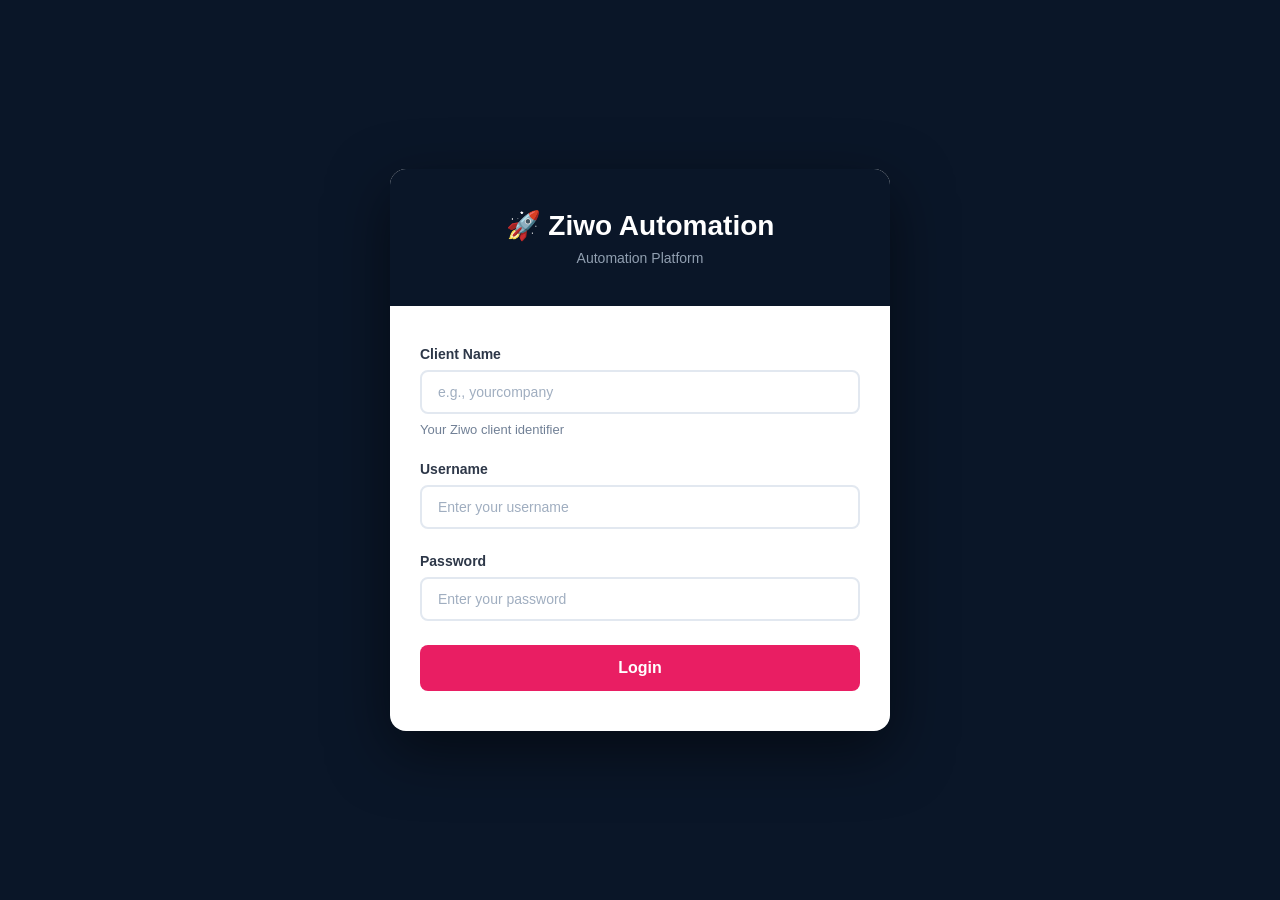
<file: admin-spa/index.html>
<!DOCTYPE html>
<html lang="en">
<head>
    <meta charset="UTF-8">
    <meta name="viewport" content="width=device-width, initial-scale=1.0">
    <title>Ziwo Automation Platform</title>
    <link rel="stylesheet" href="styles.css">
</head>
<body>
    <!-- Login Container -->
    <div class="container" id="loginContainer">
        <div class="header">
            <h1>🚀 Ziwo Automation</h1>
            <p>Automation Platform</p>
        </div>
        
        <div class="content">
            <form id="authForm">
                <div class="form-group">
                    <label for="clientName">Client Name</label>
                    <input 
                        type="text" 
                        id="clientName" 
                        name="clientName" 
                        placeholder="e.g., yourcompany"
                        required
                    >
                    <p class="info-text">Your Ziwo client identifier</p>
                </div>

                <div class="form-group">
                    <label for="username">Username</label>
                    <input 
                        type="text" 
                        id="username" 
                        name="username" 
                        placeholder="Enter your username"
                        required
                    >
                </div>

                <div class="form-group">
                    <label for="password">Password</label>
                    <input 
                        type="password" 
                        id="password" 
                        name="password" 
                        placeholder="Enter your password"
                        required
                    >
                </div>

                <button type="submit" class="btn" id="submitBtn">
                    Login
                </button>
            </form>

            <div id="result" class="result"></div>
        </div>
    </div>

    <!-- Dashboard Container -->
    <div class="container dashboard" id="dashboardContainer">
        <div class="header">
            <h1>🚀 Ziwo Automation</h1>
            <div class="user-info">
                <span class="welcome-text">Welcome, <strong id="displayUsername"></strong></span>
                <button class="logout-btn" id="logoutBtn">Logout</button>
            </div>
        </div>
        
        <div class="content">
            <h2 class="dashboard-title">Automation Tools</h2>
            <p class="dashboard-subtitle">Select a tool to get started</p>

            <div class="menu-grid">
                <a href="#" class="menu-item" id="agentsLink">
                    <div class="menu-icon">👥</div>
                    <h3>Agents List</h3>
                    <p>View and manage agents</p>
                </a>

                <a href="#" class="menu-item" id="numbersLink">
                    <div class="menu-icon">📞</div>
                    <h3>Numbers List</h3>
                    <p>View and manage numbers</p>
                </a>

                <a href="#" class="menu-item" id="queuesLink">
                    <div class="menu-icon">📋</div>
                    <h3>Queues List</h3>
                    <p>View and manage queues</p>
                </a>
            </div>
        </div>
    </div>

    <!-- Agents View Container -->
    <div class="container dashboard agents-view" id="agentsContainer">
        <div class="header">
            <h1>👥 Agents List</h1>
            <div class="user-info">
                <button class="back-btn" id="backToMenuBtn">← Back to Menu</button>
                <button class="logout-btn" id="logoutBtn2">Logout</button>
            </div>
        </div>
        
        <div class="content">
            <div class="action-bar">
                <div class="info-section">
                    <span id="agentsCount">Loading...</span>
                </div>
                <button class="btn download-btn" id="downloadAgentsBtn">
                    📥 Download CSV
                </button>
            </div>

            <div id="agentsTableContainer">
                <div class="loading-spinner">
                    <div class="loader"></div>
                    <p>Loading agents...</p>
                </div>
            </div>

            <div class="pagination" id="paginationControls" style="display: none;">
                <button class="pagination-btn" id="prevPageBtn">← Previous</button>
                <span class="page-info" id="pageInfo">Page 1</span>
                <button class="pagination-btn" id="nextPageBtn">Next →</button>
            </div>
        </div>
    </div>

    <script type="module" src="app.js"></script>
</body>
</html>
</file>
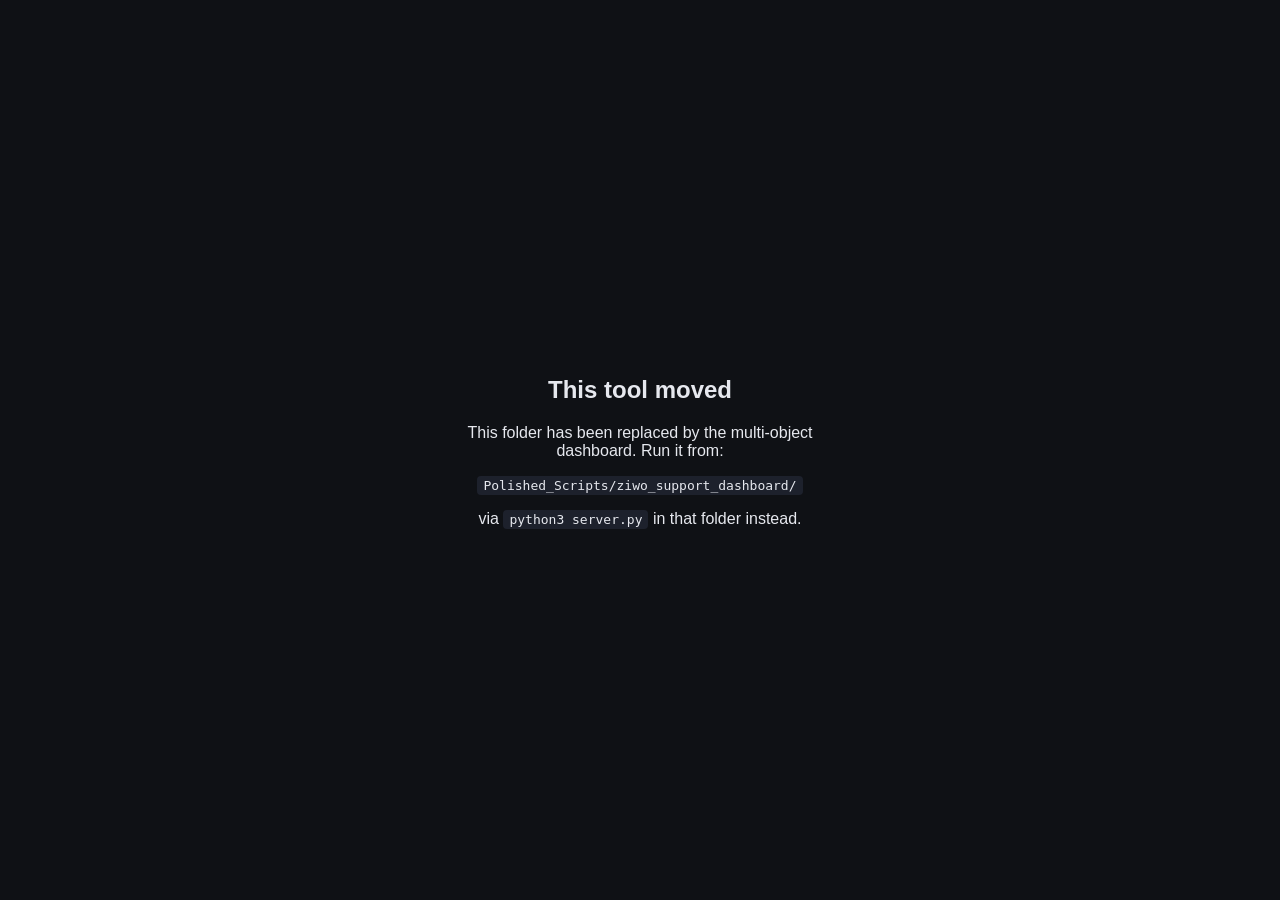
<file: agents-dashboard/index.html>
<!DOCTYPE html>
<html lang="en">
<head>
<meta charset="UTF-8">
<title>Moved</title>
<style>
  body { font-family: -apple-system, sans-serif; background: #0f1115; color: #e6e8ee; display: flex; align-items: center; justify-content: center; height: 100vh; margin: 0; }
  .box { text-align: center; max-width: 420px; padding: 24px; }
  code { background: #1d212c; padding: 2px 6px; border-radius: 4px; }
</style>
</head>
<body>
<div class="box">
    <h2>This tool moved</h2>
    <p>This folder has been replaced by the multi-object dashboard. Run it from:</p>
    <p><code>Polished_Scripts/ziwo_support_dashboard/</code></p>
    <p>via <code>python3 server.py</code> in that folder instead.</p>
</div>
</body>
</html>
</file>
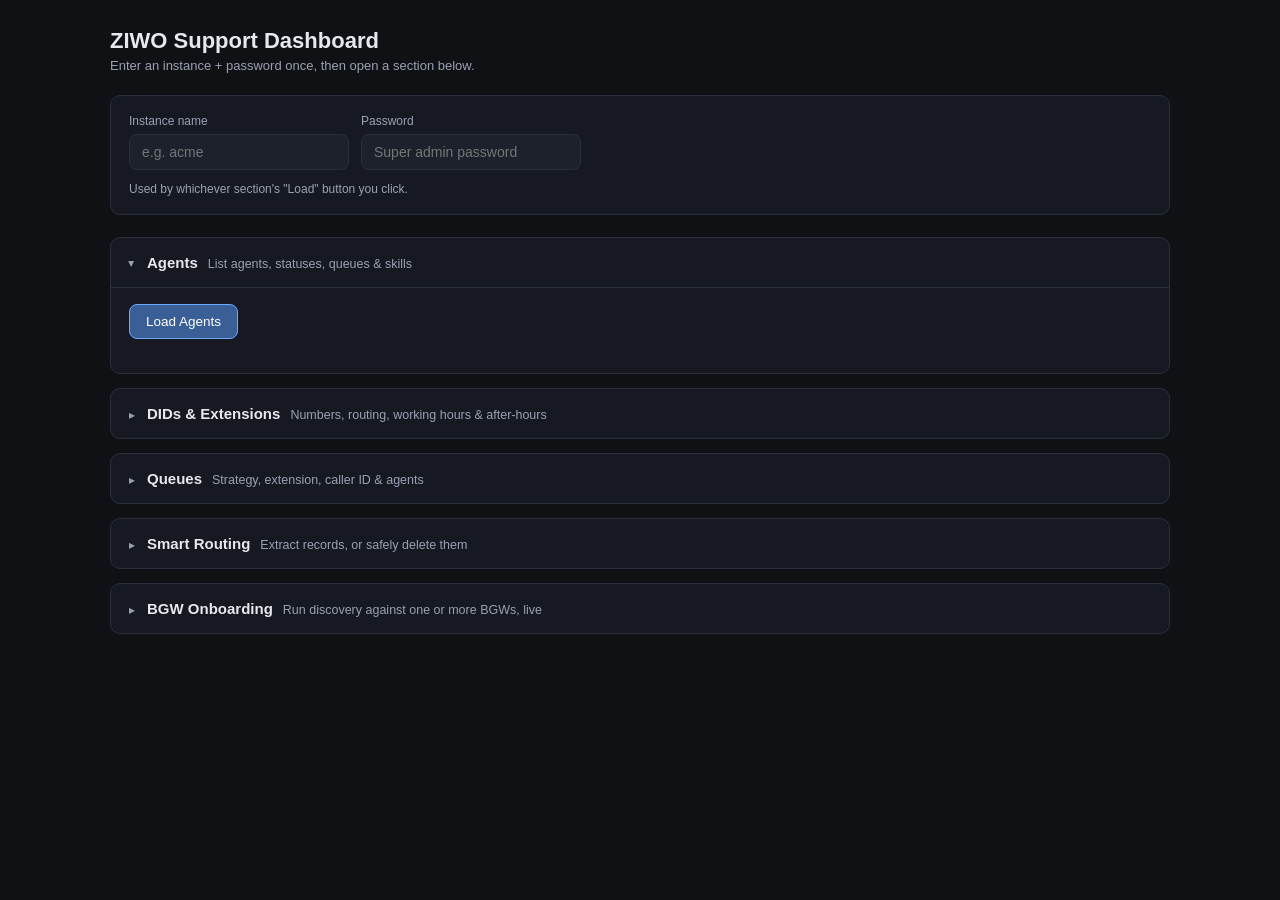
<file: support-dashboard/index.html>
<!DOCTYPE html>
<html lang="en">
<head>
<meta charset="UTF-8">
<meta name="viewport" content="width=device-width, initial-scale=1.0">
<title>ZIWO Support Dashboard</title>
<link rel="stylesheet" href="styles.css">
</head>
<body>
<div class="wrap">
    <header class="top">
        <div>
            <h1>ZIWO Support Dashboard</h1>
            <div class="subtitle">Enter an instance + password once, then open a section below.</div>
        </div>
    </header>

    <form id="loginForm" class="login-card">
        <div class="field">
            <label for="instance">Instance name</label>
            <input id="instance" type="text" placeholder="e.g. acme" autocomplete="off" required>
        </div>
        <div class="field">
            <label for="password">Password</label>
            <input id="password" type="password" placeholder="Super admin password" required>
        </div>
        <p class="info-text">Used by whichever section's "Load" button you click.</p>
    </form>

    <!-- ================= AGENTS ================= -->
    <details class="obj-section" data-type="agents" open>
        <summary>
            <span class="section-title">Agents</span>
            <span class="section-hint">List agents, statuses, queues &amp; skills</span>
        </summary>
        <div class="section-body">
            <div class="section-actions">
                <button class="load-btn">Load Agents</button>
            </div>
            <p class="status"></p>
            <div class="results-bar" style="display:none;">
                <input class="search-box" type="text" placeholder="Filter&hellip;">
                <span class="count-label"></span>
                <button class="download-btn">Download CSV</button>
            </div>
            <div class="table-wrap"></div>
        </div>
    </details>

    <!-- ================= DIDs & EXTENSIONS ================= -->
    <details class="obj-section" data-type="numbers">
        <summary>
            <span class="section-title">DIDs &amp; Extensions</span>
            <span class="section-hint">Numbers, routing, working hours &amp; after-hours</span>
        </summary>
        <div class="section-body">
            <div class="section-actions">
                <button class="load-btn">Load DIDs &amp; Extensions</button>
            </div>
            <p class="status"></p>
            <div class="results-bar" style="display:none;">
                <input class="search-box" type="text" placeholder="Filter&hellip;">
                <span class="count-label"></span>
                <button class="download-btn">Download CSV</button>
            </div>
            <div class="table-wrap"></div>
        </div>
    </details>

    <!-- ================= QUEUES ================= -->
    <details class="obj-section" data-type="queues">
        <summary>
            <span class="section-title">Queues</span>
            <span class="section-hint">Strategy, extension, caller ID &amp; agents</span>
        </summary>
        <div class="section-body">
            <div class="section-actions">
                <button class="load-btn">Load Queues</button>
            </div>
            <p class="status"></p>
            <div class="results-bar" style="display:none;">
                <input class="search-box" type="text" placeholder="Filter&hellip;">
                <span class="count-label"></span>
                <button class="download-btn">Download CSV</button>
            </div>
            <div class="table-wrap"></div>
        </div>
    </details>

    <!-- ================= SMART ROUTING ================= -->
    <details class="obj-section" data-type="smart_routing">
        <summary>
            <span class="section-title">Smart Routing</span>
            <span class="section-hint">Extract records, or safely delete them</span>
        </summary>
        <div class="section-body">
            <div class="subnav">
                <button class="subnav-btn active" data-mode="extract">Extract Records</button>
                <button class="subnav-btn" data-mode="delete">Delete Records</button>
            </div>

            <!-- ---- Extract sub-panel ---- -->
            <div class="sr-panel sr-extract-panel">
                <div class="section-actions">
                    <button class="load-btn">Load Smart Routing</button>
                </div>
                <p class="status"></p>
                <div class="results-bar" style="display:none;">
                    <input class="search-box" type="text" placeholder="Filter&hellip;">
                    <span class="count-label"></span>
                    <button class="download-btn">Download CSV</button>
                </div>
                <div class="table-wrap"></div>
            </div>

            <!-- ---- Delete sub-panel ---- -->
            <div class="sr-panel sr-delete-panel" style="display:none;">
                <div class="delete-panel">
                    <h3>Danger zone — delete Smart Routing records</h3>
                    <p class="info-text">Always preview matches first. Deleted records are backed up to <code>smart_routing_backups/</code> on this machine before anything is removed, so they can be restored later.</p>

                    <div class="delete-controls">
                        <div class="field">
                            <label>Delete</label>
                            <select class="delete-mode">
                                <option value="all">All records</option>
                                <option value="queue">Specific queue</option>
                                <option value="ivr">IVR-linked records</option>
                                <option value="hangup">Hangup-linked records</option>
                            </select>
                        </div>
                        <div class="field delete-target-field">
                            <label>Queue name</label>
                            <input class="delete-target" type="text" placeholder="e.g. 337_AR_Queue">
                        </div>
                        <button class="preview-delete-btn">Preview matches</button>
                    </div>

                    <div class="delete-preview" style="display:none;">
                        <p class="preview-summary"></p>
                        <div class="confirm-row">
                            <label>Type <strong>DELETE</strong> to confirm:</label>
                            <input class="confirm-text" type="text" placeholder="DELETE" autocomplete="off">
                            <button class="confirm-delete-btn danger-btn" disabled>Delete records</button>
                        </div>
                    </div>

                    <div class="delete-result"></div>
                </div>
            </div>
        </div>
    </details>

    <!-- ================= BGW ONBOARDING ================= -->
    <details class="obj-section" data-type="bgw">
        <summary>
            <span class="section-title">BGW Onboarding</span>
            <span class="section-hint">Run discovery against one or more BGWs, live</span>
        </summary>
        <div class="section-body">
            <div class="bgw-form">
                <div class="field bgw-field-wide">
                    <label>IP address(es) &mdash; one per line, or a single IP</label>
                    <textarea class="bgw-ips" rows="3" placeholder="10.20.30.40&#10;10.20.30.41"></textarea>
                </div>
                <div class="field">
                    <label>SSH password</label>
                    <input class="bgw-ssh-pass" type="password" placeholder="SSH password" autocomplete="off">
                </div>
                <div class="field">
                    <label>NetBox API token</label>
                    <input class="bgw-netbox-token" type="password" placeholder="NetBox token" autocomplete="off">
                </div>
                <button class="bgw-run-btn">Run Discovery</button>
            </div>

            <p class="status bgw-status"></p>

            <div class="bgw-log-wrap" style="display:none;">
                <div class="bgw-log-header">Live log</div>
                <pre class="bgw-log"></pre>
            </div>

            <div class="bgw-results" style="display:none;">
                <div class="results-bar">
                    <span class="count-label"></span>
                    <a class="download-btn bgw-download-link" href="#" download>Download CSV</a>
                </div>
                <div class="table-wrap bgw-table-wrap"></div>
            </div>
        </div>
    </details>
</div>

<script src="app.js"></script>
</body>
</html>
</file>
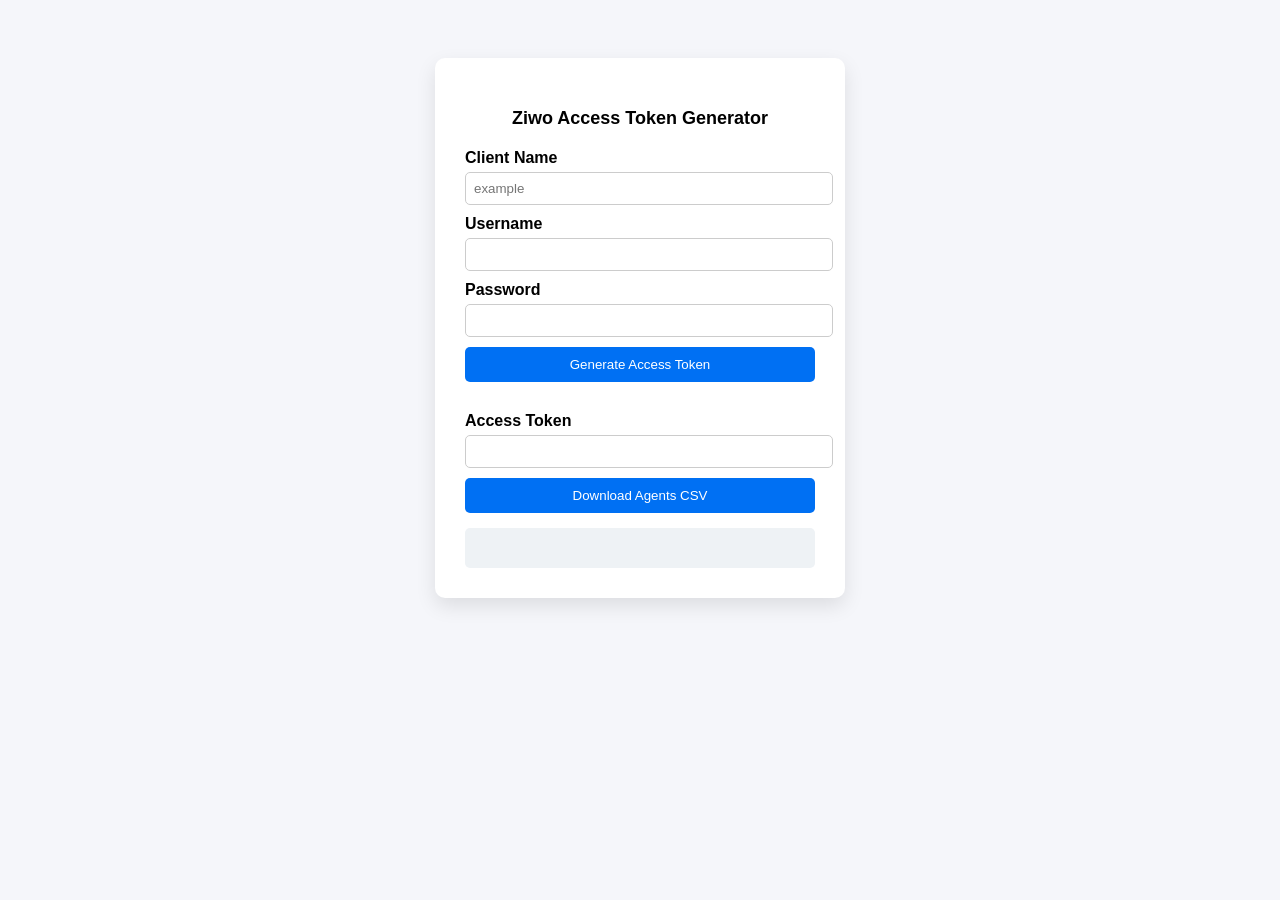
<file: token-generator/index.html>
<!DOCTYPE html>
<html lang="en">
<head>
  <meta charset="UTF-8">
  <meta name="viewport" content="width=device-width, initial-scale=1.0">
  <title>Ziwo Access Token & Agents CSV</title>
  <link rel="stylesheet" href="style.css">
</head>
<body>

  <div class="container">
    <!-- Logo -->
    <div class="logo">
    </div>

    <h1>Ziwo Access Token Generator</h1>

    <!-- Credentials Input -->
    <label>Client Name</label>
    <input id="client" placeholder="example">

    <label>Username</label>
    <input id="username">

    <label>Password</label>
    <input id="password" type="password">

    <!-- Generate Access Token -->
    <button id="generateBtn" onclick="generateToken()">Generate Access Token</button>

    <!-- Space between buttons -->
    <div style="height: 20px;"></div>

    <!-- Access Token Display -->
    <label>Access Token</label>
    <input id="accessToken" type="text" readonly>

    <!-- Download Agents CSV -->
    <button id="downloadBtn" onclick="downloadAgentsCSV()">Download Agents CSV</button>

    <!-- Logs -->
    <div id="output" class="result"></div>
  </div>

  <script src="script.js"></script>
</body>
</html>
</file>
<file: admin-spa/styles.css>
* {
    margin: 0;
    padding: 0;
    box-sizing: border-box;
}

body {
    font-family: -apple-system, BlinkMacSystemFont, 'Segoe UI', Roboto, 'Helvetica Neue', Arial, sans-serif;
    background: #0a1628;
    min-height: 100vh;
    display: flex;
    align-items: center;
    justify-content: center;
    padding: 20px;
}

.container {
    background: white;
    border-radius: 16px;
    box-shadow: 0 20px 60px rgba(0, 0, 0, 0.5);
    max-width: 500px;
    width: 100%;
    overflow: hidden;
}

.container.dashboard {
    max-width: 800px;
    display: none;
}

.container.dashboard.active {
    display: block;
}

.header {
    background: #0a1628;
    padding: 40px 30px;
    text-align: center;
    color: white;
}

.header h1 {
    font-size: 28px;
    font-weight: 600;
    margin-bottom: 8px;
}

.header p {
    font-size: 14px;
    opacity: 0.9;
    color: #a0aec0;
}

.user-info {
    margin-top: 16px;
    display: flex;
    align-items: center;
    justify-content: space-between;
    padding-top: 16px;
    border-top: 1px solid rgba(255, 255, 255, 0.2);
}

.welcome-text {
    font-size: 14px;
    color: #e2e8f0;
}

.logout-btn {
    padding: 6px 16px;
    background: rgba(255, 255, 255, 0.2);
    color: white;
    border: 1px solid rgba(255, 255, 255, 0.3);
    border-radius: 6px;
    font-size: 13px;
    font-weight: 500;
    cursor: pointer;
    transition: all 0.2s ease;
}

.logout-btn:hover {
    background: rgba(255, 255, 255, 0.3);
}

.content {
    padding: 40px 30px;
}

.form-group {
    margin-bottom: 24px;
}

label {
    display: block;
    font-size: 14px;
    font-weight: 600;
    color: #2d3748;
    margin-bottom: 8px;
}

input {
    width: 100%;
    padding: 12px 16px;
    border: 2px solid #e2e8f0;
    border-radius: 8px;
    font-size: 14px;
    transition: all 0.3s ease;
    font-family: inherit;
    background: white;
}

input:focus {
    outline: none;
    border-color: #e91e63;
    box-shadow: 0 0 0 3px rgba(233, 30, 99, 0.1);
}

input::placeholder {
    color: #a0aec0;
}

.btn {
    width: 100%;
    padding: 14px 24px;
    background: #e91e63;
    color: white;
    border: none;
    border-radius: 8px;
    font-size: 16px;
    font-weight: 600;
    cursor: pointer;
    transition: all 0.3s ease;
    font-family: inherit;
}

.btn:hover {
    background: #c2185b;
    transform: translateY(-2px);
    box-shadow: 0 10px 20px rgba(233, 30, 99, 0.3);
}

.btn:active {
    transform: translateY(0);
}

.btn:disabled {
    background: #cbd5e0;
    cursor: not-allowed;
    transform: none;
}

.result {
    margin-top: 24px;
    padding: 16px;
    border-radius: 8px;
    font-size: 14px;
    display: none;
}

.result.success {
    background: #d1fae5;
    border: 1px solid #6ee7b7;
    color: #065f46;
}

.result.error {
    background: #fee2e2;
    border: 1px solid #fca5a5;
    color: #991b1b;
}

.loader {
    border: 3px solid #f3f4f6;
    border-top: 3px solid #e91e63;
    border-radius: 50%;
    width: 20px;
    height: 20px;
    animation: spin 1s linear infinite;
    display: inline-block;
    margin-right: 8px;
    vertical-align: middle;
}

@keyframes spin {
    0% { transform: rotate(0deg); }
    100% { transform: rotate(360deg); }
}

.info-text {
    font-size: 13px;
    color: #718096;
    margin-top: 8px;
}

.dashboard-title {
    font-size: 24px;
    font-weight: 700;
    color: #1a202c;
    margin-bottom: 8px;
}

.dashboard-subtitle {
    font-size: 14px;
    color: #718096;
    margin-bottom: 32px;
}

.menu-grid {
    display: grid;
    grid-template-columns: repeat(auto-fit, minmax(220px, 1fr));
    gap: 20px;
}

.menu-item {
    background: #f7fafc;
    border: 2px solid #e2e8f0;
    border-radius: 12px;
    padding: 24px;
    text-decoration: none;
    transition: all 0.3s ease;
    cursor: pointer;
}

.menu-item:hover {
    border-color: #e91e63;
    transform: translateY(-4px);
    box-shadow: 0 10px 20px rgba(233, 30, 99, 0.15);
}

.menu-icon {
    font-size: 36px;
    margin-bottom: 12px;
}

.menu-item h3 {
    font-size: 16px;
    font-weight: 600;
    color: #1a202c;
    margin-bottom: 6px;
}

.menu-item p {
    font-size: 13px;
    color: #718096;
    margin: 0;
}

.agents-view {
    max-width: 1200px;
}

.back-btn {
    padding: 6px 16px;
    background: transparent;
    color: white;
    border: 1px solid rgba(255, 255, 255, 0.3);
    border-radius: 6px;
    font-size: 13px;
    font-weight: 500;
    cursor: pointer;
    transition: all 0.2s ease;
    margin-right: 12px;
}

.back-btn:hover {
    background: rgba(255, 255, 255, 0.1);
}

.action-bar {
    display: flex;
    justify-content: space-between;
    align-items: center;
    margin-bottom: 24px;
    padding-bottom: 16px;
    border-bottom: 2px solid #e2e8f0;
}

.info-section {
    font-size: 14px;
    color: #4a5568;
    font-weight: 600;
}

.download-btn {
    padding: 10px 20px;
    font-size: 14px;
    width: auto;
}

.loading-spinner {
    text-align: center;
    padding: 60px 20px;
}

.loading-spinner p {
    margin-top: 16px;
    color: #718096;
    font-size: 14px;
}

.agents-table {
    width: 100%;
    border-collapse: collapse;
    background: white;
    border-radius: 8px;
    overflow: hidden;
}

.agents-table thead {
    background: #f7fafc;
}

.agents-table th {
    padding: 12px 16px;
    text-align: left;
    font-size: 13px;
    font-weight: 600;
    color: #2d3748;
    border-bottom: 2px solid #e2e8f0;
}

.agents-table td {
    padding: 12px 16px;
    font-size: 13px;
    color: #4a5568;
    border-bottom: 1px solid #e2e8f0;
}

.agents-table tbody tr:hover {
    background: #f7fafc;
}

.status-badge {
    display: inline-block;
    padding: 4px 12px;
    border-radius: 12px;
    font-size: 11px;
    font-weight: 600;
    text-transform: uppercase;
}

.status-badge.active {
    background: #d1fae5;
    color: #065f46;
}

.status-badge.inactive {
    background: #fee2e2;
    color: #991b1b;
}

.pagination {
    display: flex;
    justify-content: center;
    align-items: center;
    gap: 16px;
    margin-top: 24px;
    padding-top: 24px;
    border-top: 2px solid #e2e8f0;
}

.pagination-btn {
    padding: 8px 16px;
    background: white;
    color: #2d3748;
    border: 2px solid #e2e8f0;
    border-radius: 6px;
    font-size: 13px;
    font-weight: 600;
    cursor: pointer;
    transition: all 0.2s ease;
}

.pagination-btn:hover:not(:disabled) {
    border-color: #e91e63;
    color: #e91e63;
}

.pagination-btn:disabled {
    opacity: 0.5;
    cursor: not-allowed;
}

.page-info {
    font-size: 14px;
    color: #4a5568;
    font-weight: 600;
}

.table-container {
    overflow-x: auto;
}

.error-message {
    background: #fee2e2;
    border: 1px solid #fca5a5;
    color: #991b1b;
    padding: 16px;
    border-radius: 8px;
    text-align: center;
    margin: 24px 0;
}
</file>
<file: support-dashboard/styles.css>
:root {
    --bg: #0f1115;
    --panel: #161922;
    --panel-alt: #1d212c;
    --border: #2a2f3d;
    --text: #e6e8ee;
    --text-dim: #9aa1b2;
    --accent: #6ea8fe;
    --accent-dim: #3a5f96;
    --danger: #e5637a;
    --success: #6fd08c;
    --radius: 10px;
    font-family: -apple-system, BlinkMacSystemFont, "Segoe UI", Roboto, Helvetica, Arial, sans-serif;
}

* { box-sizing: border-box; }

body {
    margin: 0;
    background: var(--bg);
    color: var(--text);
}

.wrap {
    max-width: 1100px;
    margin: 0 auto;
    padding: 28px 20px 60px;
}

header.top h1 {
    font-size: 22px;
    margin: 0;
    font-weight: 600;
}

header.top .subtitle {
    color: var(--text-dim);
    font-size: 13px;
    margin-top: 4px;
    margin-bottom: 22px;
}

.login-card {
    background: var(--panel);
    border: 1px solid var(--border);
    border-radius: var(--radius);
    padding: 18px;
    display: flex;
    gap: 12px;
    align-items: flex-end;
    flex-wrap: wrap;
    margin-bottom: 22px;
}

.login-card .info-text {
    width: 100%;
    margin: 0;
    color: var(--text-dim);
    font-size: 12px;
}

.field {
    display: flex;
    flex-direction: column;
    gap: 6px;
}

.field label {
    font-size: 12px;
    color: var(--text-dim);
}

.field input {
    background: var(--panel-alt);
    border: 1px solid var(--border);
    color: var(--text);
    padding: 9px 12px;
    border-radius: 8px;
    font-size: 14px;
    min-width: 220px;
}

.field input:focus { outline: none; border-color: var(--accent-dim); }

/* ---------------- Sections ---------------- */

.obj-section {
    background: var(--panel);
    border: 1px solid var(--border);
    border-radius: var(--radius);
    margin-bottom: 14px;
    overflow: hidden;
}

.obj-section summary {
    list-style: none;
    cursor: pointer;
    padding: 16px 18px;
    display: flex;
    align-items: baseline;
    gap: 10px;
    user-select: none;
}

.obj-section summary::-webkit-details-marker { display: none; }

.obj-section summary::before {
    content: "▸";
    color: var(--text-dim);
    font-size: 12px;
    margin-right: 2px;
    transition: transform .1s ease;
}

.obj-section[open] summary::before {
    transform: rotate(90deg);
}

.section-title {
    font-size: 15px;
    font-weight: 600;
}

.section-hint {
    color: var(--text-dim);
    font-size: 12.5px;
}

.section-body {
    padding: 0 18px 18px;
    border-top: 1px solid var(--border);
}

.section-actions {
    padding-top: 16px;
    display: flex;
    gap: 10px;
}

.load-btn, .subnav-btn {
    background: var(--accent-dim);
    border: 1px solid var(--accent);
    color: #fff;
    padding: 9px 16px;
    border-radius: 8px;
    font-size: 13.5px;
    cursor: pointer;
}

.load-btn:hover, .subnav-btn:hover { filter: brightness(1.1); }
.load-btn:disabled { opacity: .6; cursor: default; }

.subnav {
    display: flex;
    gap: 8px;
    padding-top: 16px;
    margin-bottom: 4px;
}

.subnav-btn {
    background: var(--panel-alt);
    border: 1px solid var(--border);
    color: var(--text-dim);
}

.subnav-btn.active {
    background: var(--accent-dim);
    border-color: var(--accent);
    color: #fff;
}

.status {
    margin-top: 14px;
    font-size: 13.5px;
}

.status.error { color: var(--danger); }
.status.success { color: var(--success); }
.status.loading { color: var(--text-dim); }

.results-bar {
    margin-top: 18px;
    display: flex;
    gap: 12px;
    align-items: center;
    flex-wrap: wrap;
}

.search-box {
    flex: 1;
    min-width: 200px;
    background: var(--panel-alt);
    border: 1px solid var(--border);
    color: var(--text);
    padding: 9px 12px;
    border-radius: 8px;
    font-size: 13.5px;
}

.count-label {
    color: var(--text-dim);
    font-size: 12.5px;
}

.download-btn {
    background: var(--accent-dim);
    border: 1px solid var(--accent);
    color: #fff;
    padding: 9px 16px;
    border-radius: 8px;
    font-size: 13.5px;
    cursor: pointer;
}

.download-btn:hover { filter: brightness(1.1); }

.table-wrap {
    margin-top: 16px;
    overflow-x: auto;
    max-height: 480px;
    overflow-y: auto;
}

table.agents-table {
    width: 100%;
    border-collapse: collapse;
    font-size: 12.5px;
}

table.agents-table th, table.agents-table td {
    padding: 8px 10px;
    border-bottom: 1px solid var(--border);
    text-align: left;
    white-space: nowrap;
}

table.agents-table th {
    color: var(--text-dim);
    text-transform: uppercase;
    font-size: 10.5px;
    letter-spacing: .3px;
    position: sticky;
    top: 0;
    background: var(--panel);
}

table.agents-table tr:hover td { background: var(--panel-alt); }

.badge {
    padding: 2px 8px;
    border-radius: 999px;
    font-size: 11px;
    border: 1px solid var(--border);
}

.badge.active { color: var(--success); border-color: #2e5236; }
.badge.blocked, .badge.inactive { color: var(--danger); border-color: #5c2733; }

.info-text {
    color: var(--text-dim);
    font-size: 12px;
    margin: 0;
}

.info-text code {
    background: var(--panel-alt);
    padding: 1px 5px;
    border-radius: 4px;
}

/* ---------------- Smart Routing: delete sub-panel ---------------- */

.delete-panel {
    margin-top: 16px;
    background: var(--panel-alt);
    border: 1px solid #5c2733;
    border-radius: var(--radius);
    padding: 18px;
}

.delete-panel h3 {
    margin: 0 0 8px;
    font-size: 15px;
    color: var(--danger);
}

.delete-panel .info-text {
    margin-bottom: 14px;
}

.delete-controls {
    display: flex;
    gap: 12px;
    align-items: flex-end;
    flex-wrap: wrap;
}

.delete-controls select {
    background: var(--panel);
    border: 1px solid var(--border);
    color: var(--text);
    padding: 9px 12px;
    border-radius: 8px;
    font-size: 13.5px;
    min-width: 180px;
}

.delete-target-field input {
    background: var(--panel);
    border: 1px solid var(--border);
    color: var(--text);
    padding: 9px 12px;
    border-radius: 8px;
    font-size: 13.5px;
    min-width: 220px;
}

.delete-preview {
    margin-top: 16px;
    padding-top: 14px;
    border-top: 1px solid var(--border);
}

.delete-preview p {
    font-size: 13px;
    line-height: 1.5;
}

.confirm-row {
    display: flex;
    align-items: center;
    gap: 10px;
    flex-wrap: wrap;
    margin-top: 10px;
}

.confirm-row label {
    font-size: 12.5px;
    color: var(--text-dim);
}

.confirm-row input {
    background: var(--panel);
    border: 1px solid var(--border);
    color: var(--text);
    padding: 8px 12px;
    border-radius: 8px;
    font-size: 13.5px;
    width: 120px;
}

.danger-btn {
    background: #5c2733;
    border: 1px solid var(--danger);
    color: #fff;
    padding: 9px 16px;
    border-radius: 8px;
    font-size: 13.5px;
    cursor: pointer;
}

.danger-btn:hover:not(:disabled) { background: var(--danger); }
.danger-btn:disabled { opacity: .5; cursor: default; }

.delete-result {
    margin-top: 14px;
    font-size: 13.5px;
}

.delete-result button {
    margin-top: 8px;
    background: var(--accent-dim);
    border: 1px solid var(--accent);
    color: #fff;
    padding: 8px 14px;
    border-radius: 8px;
    font-size: 13px;
    cursor: pointer;
}

/* ---------------- BGW Onboarding ---------------- */

.bgw-form {
    padding-top: 16px;
    display: flex;
    gap: 12px;
    align-items: flex-end;
    flex-wrap: wrap;
}

.bgw-field-wide {
    flex: 1 1 100%;
}

.bgw-ips {
    width: 100%;
    background: var(--panel-alt);
    border: 1px solid var(--border);
    color: var(--text);
    padding: 9px 12px;
    border-radius: 8px;
    font-size: 13.5px;
    font-family: "SF Mono", Menlo, Consolas, monospace;
    resize: vertical;
}

.bgw-ips:focus { outline: none; border-color: var(--accent-dim); }

.bgw-ssh-pass, .bgw-netbox-token {
    background: var(--panel-alt);
    border: 1px solid var(--border);
    color: var(--text);
    padding: 9px 12px;
    border-radius: 8px;
    font-size: 13.5px;
    min-width: 220px;
}

.bgw-run-btn {
    background: var(--accent-dim);
    border: 1px solid var(--accent);
    color: #fff;
    padding: 9px 16px;
    border-radius: 8px;
    font-size: 13.5px;
    cursor: pointer;
}

.bgw-run-btn:hover:not(:disabled) { filter: brightness(1.1); }
.bgw-run-btn:disabled { opacity: .6; cursor: default; }

.bgw-log-wrap {
    margin-top: 16px;
    background: #05070a;
    border: 1px solid var(--border);
    border-radius: var(--radius);
    overflow: hidden;
}

.bgw-log-header {
    padding: 8px 14px;
    font-size: 11px;
    text-transform: uppercase;
    letter-spacing: .4px;
    color: var(--text-dim);
    border-bottom: 1px solid var(--border);
    background: var(--panel-alt);
}

.bgw-log {
    margin: 0;
    padding: 12px 14px;
    max-height: 320px;
    overflow-y: auto;
    font-family: "SF Mono", Menlo, Consolas, monospace;
    font-size: 12px;
    line-height: 1.5;
    color: #b7d9b0;
    white-space: pre-wrap;
    word-break: break-word;
}

.bgw-results {
    margin-top: 16px;
}
</file>
<file: token-generator/style.css>
body {
  font-family: 'Arial', sans-serif;
  background-color: #f5f6fa;
  display: flex;
  justify-content: center;
  padding-top: 50px;
}

.container {
  background: white;
  padding: 30px;
  border-radius: 10px;
  box-shadow: 0px 8px 20px rgba(0,0,0,0.1);
  width: 350px;
}

.logo {
  text-align: center;
  margin-bottom: 20px;
}

.logo img {
  width: 150px;
}

h1 {
  font-size: 18px;
  text-align: center;
  margin-bottom: 20px;
}

label {
  display: block;
  margin-top: 10px;
  font-weight: bold;
}

input {
  width: 100%;
  padding: 8px;
  margin-top: 5px;
  border-radius: 5px;
  border: 1px solid #ccc;
}

button {
  width: 100%;
  padding: 10px;
  background-color: #0070f3;
  color: white;
  border: none;
  border-radius: 5px;
  margin-top: 10px;
  cursor: pointer;
}

button:hover {
  background-color: #005bb5;
}

.result {
  margin-top: 15px;
  padding: 10px;
  background: #eef2f5;
  border-radius: 5px;
  font-size: 14px;
  min-height: 20px;
}
</file>
